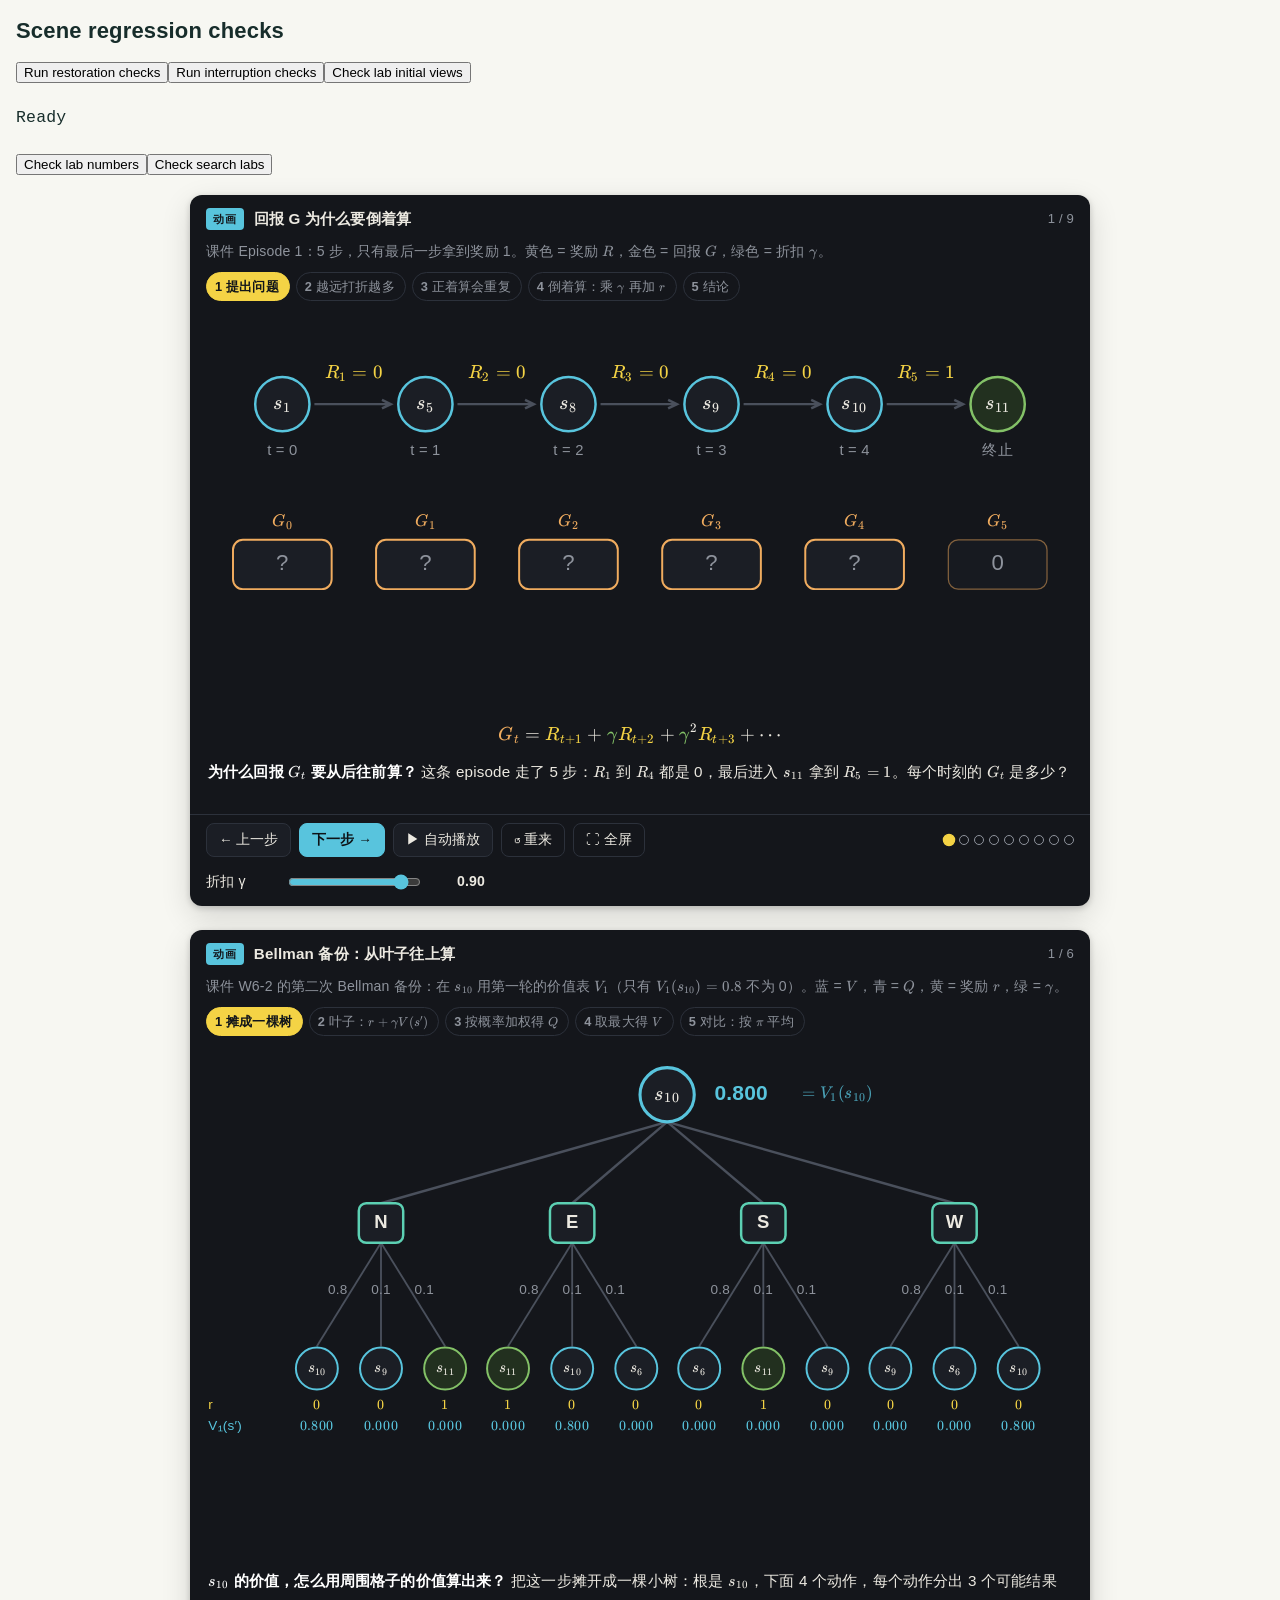
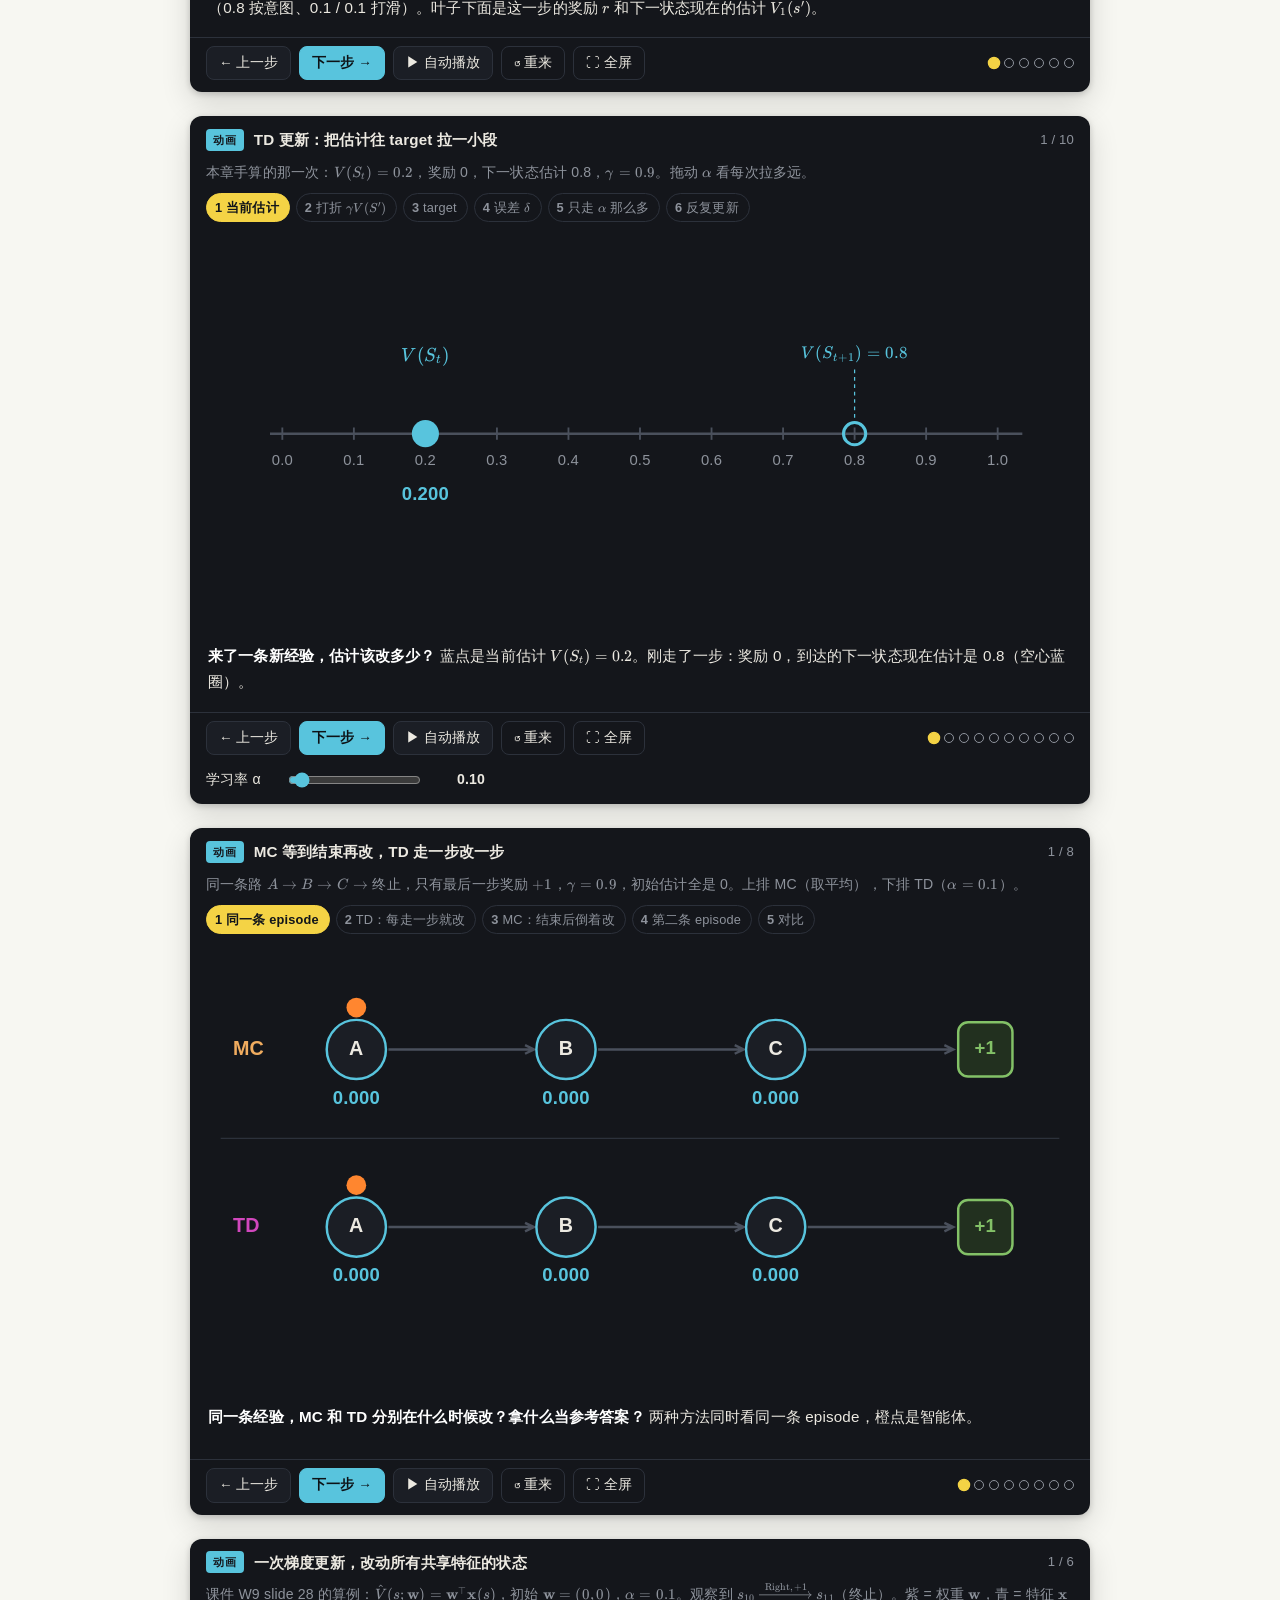
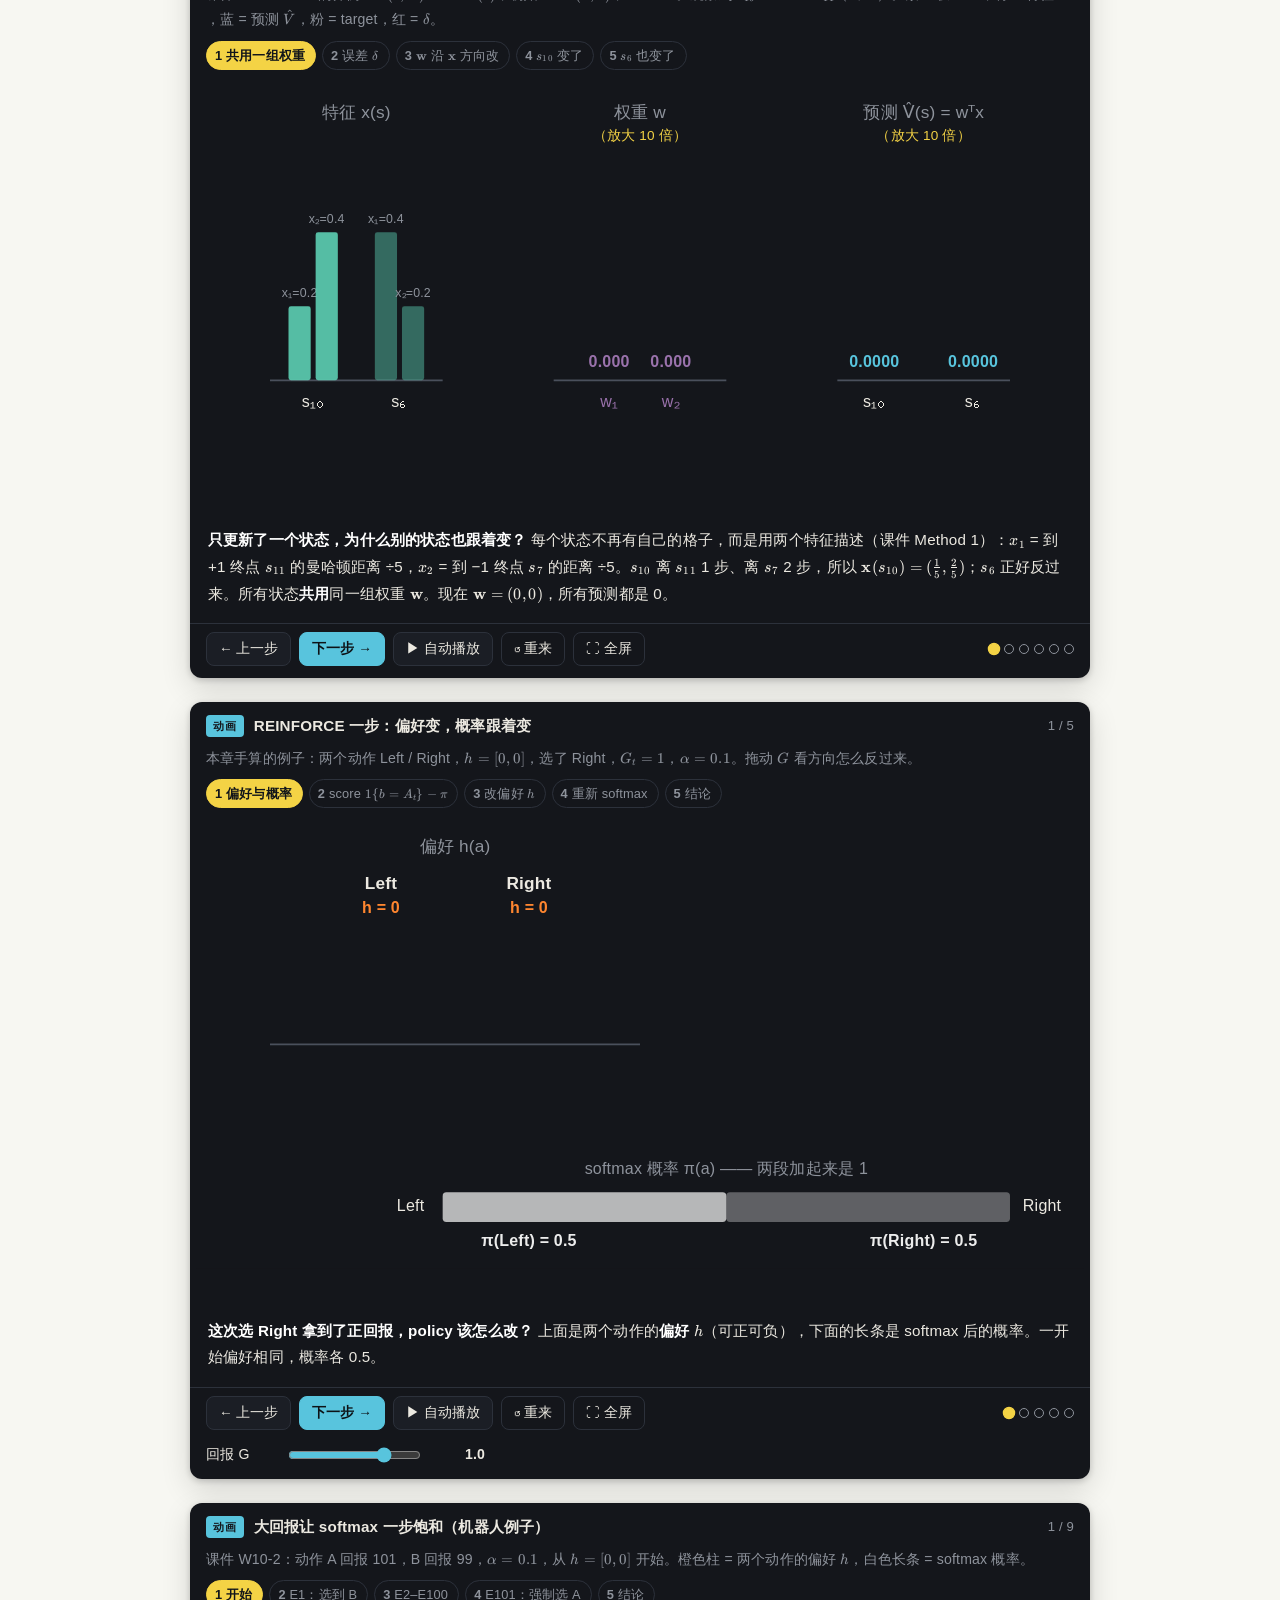
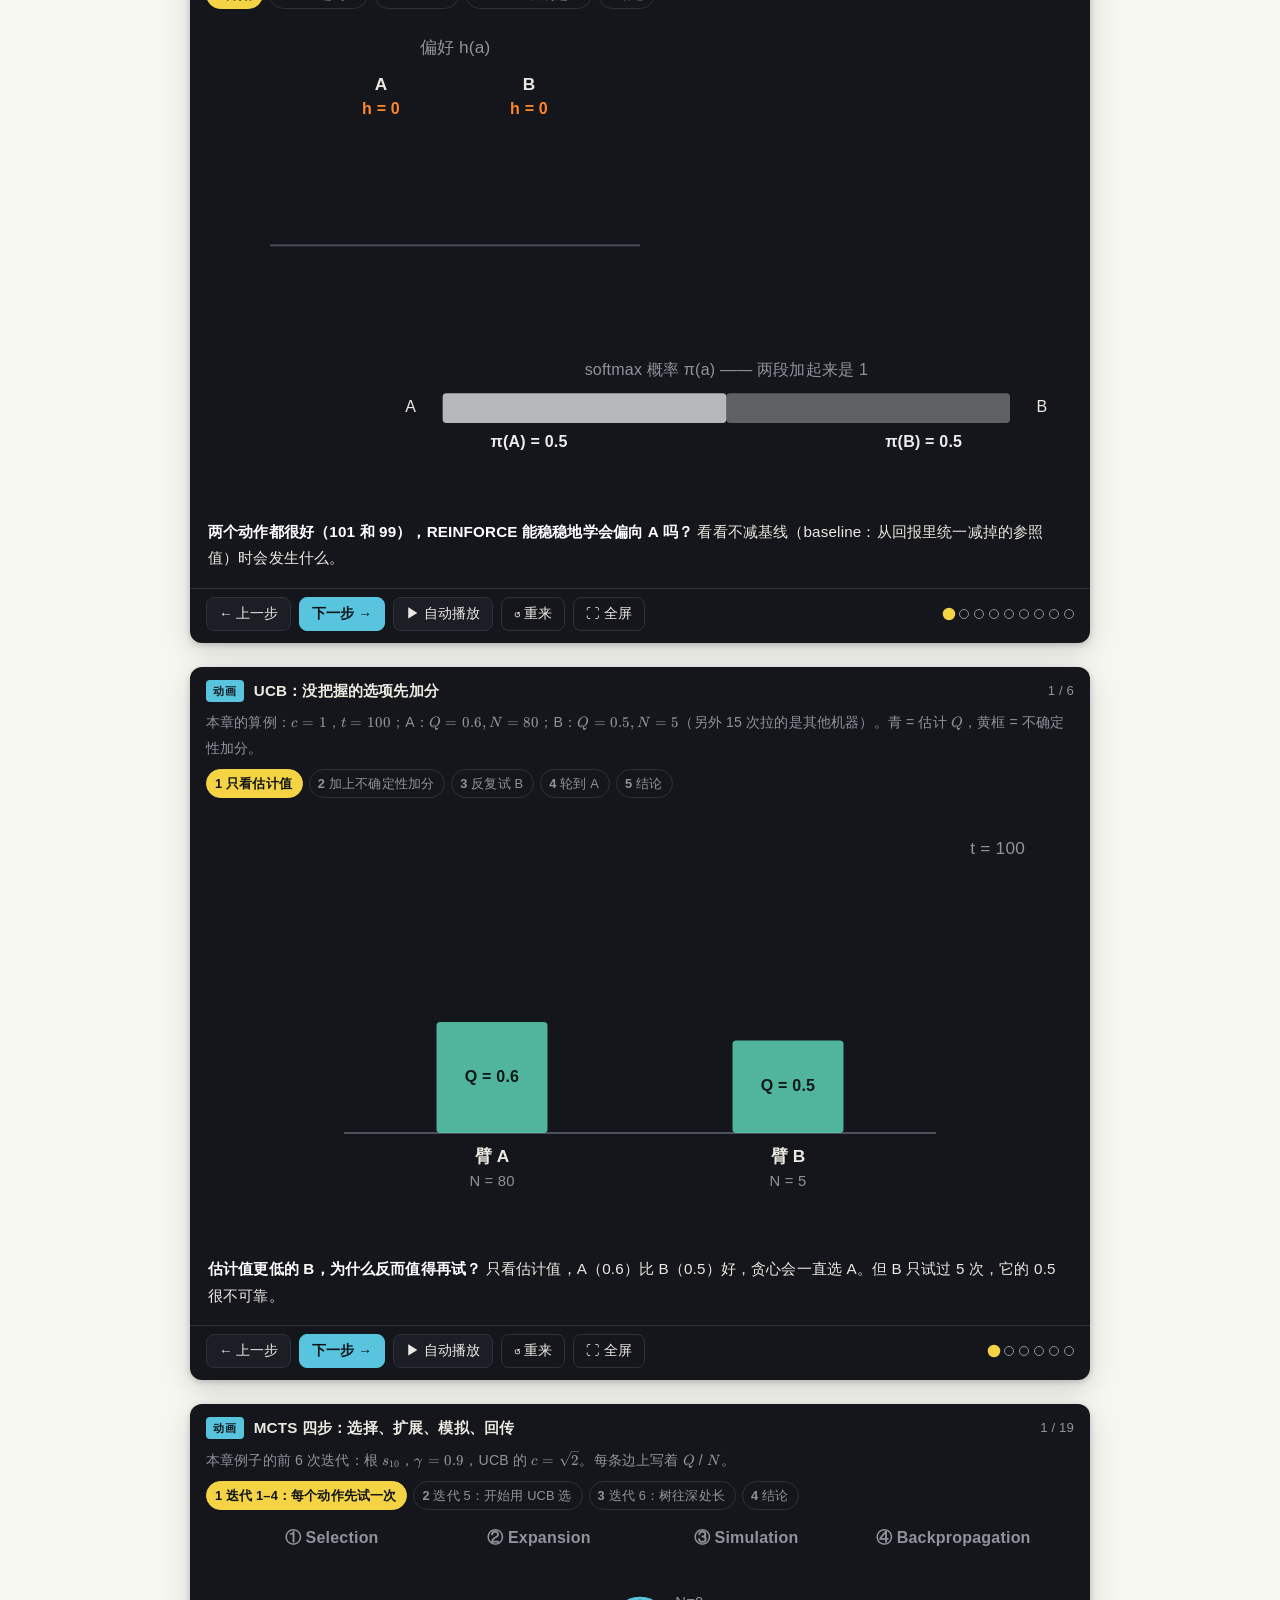
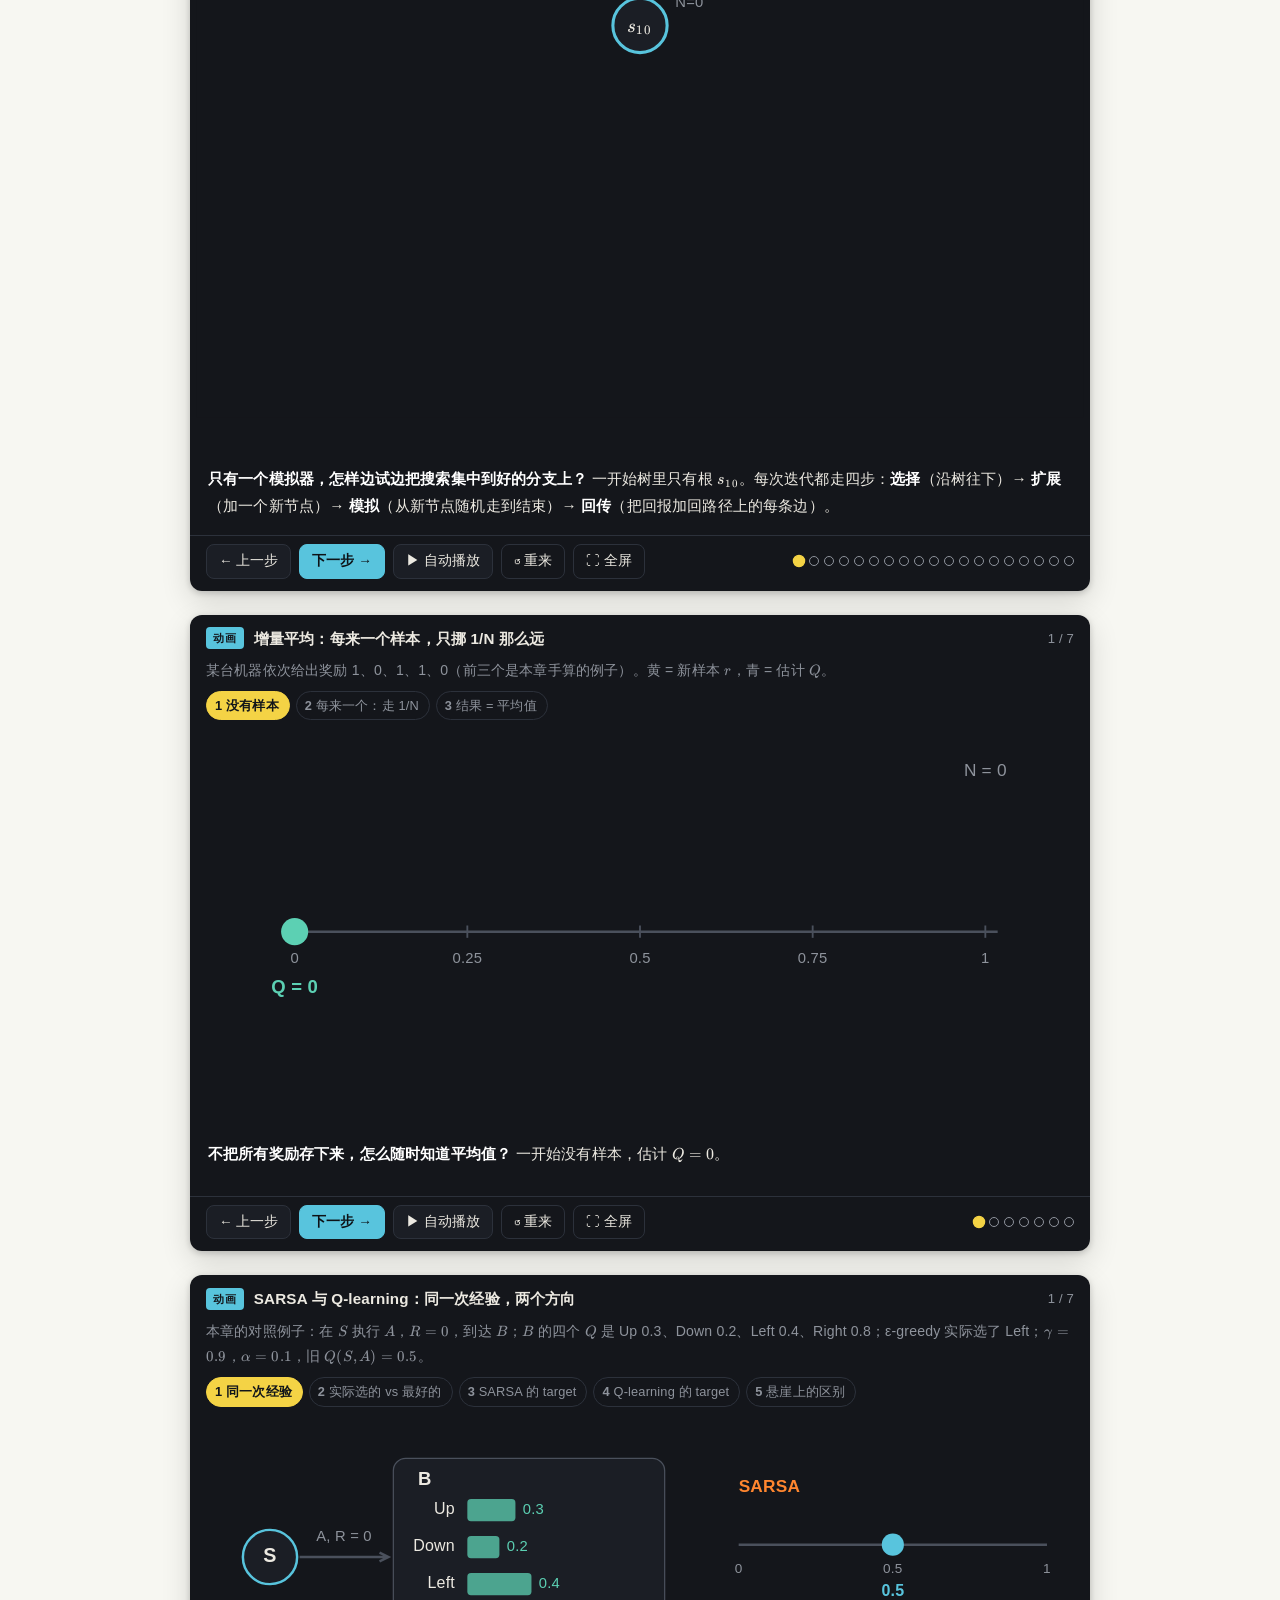
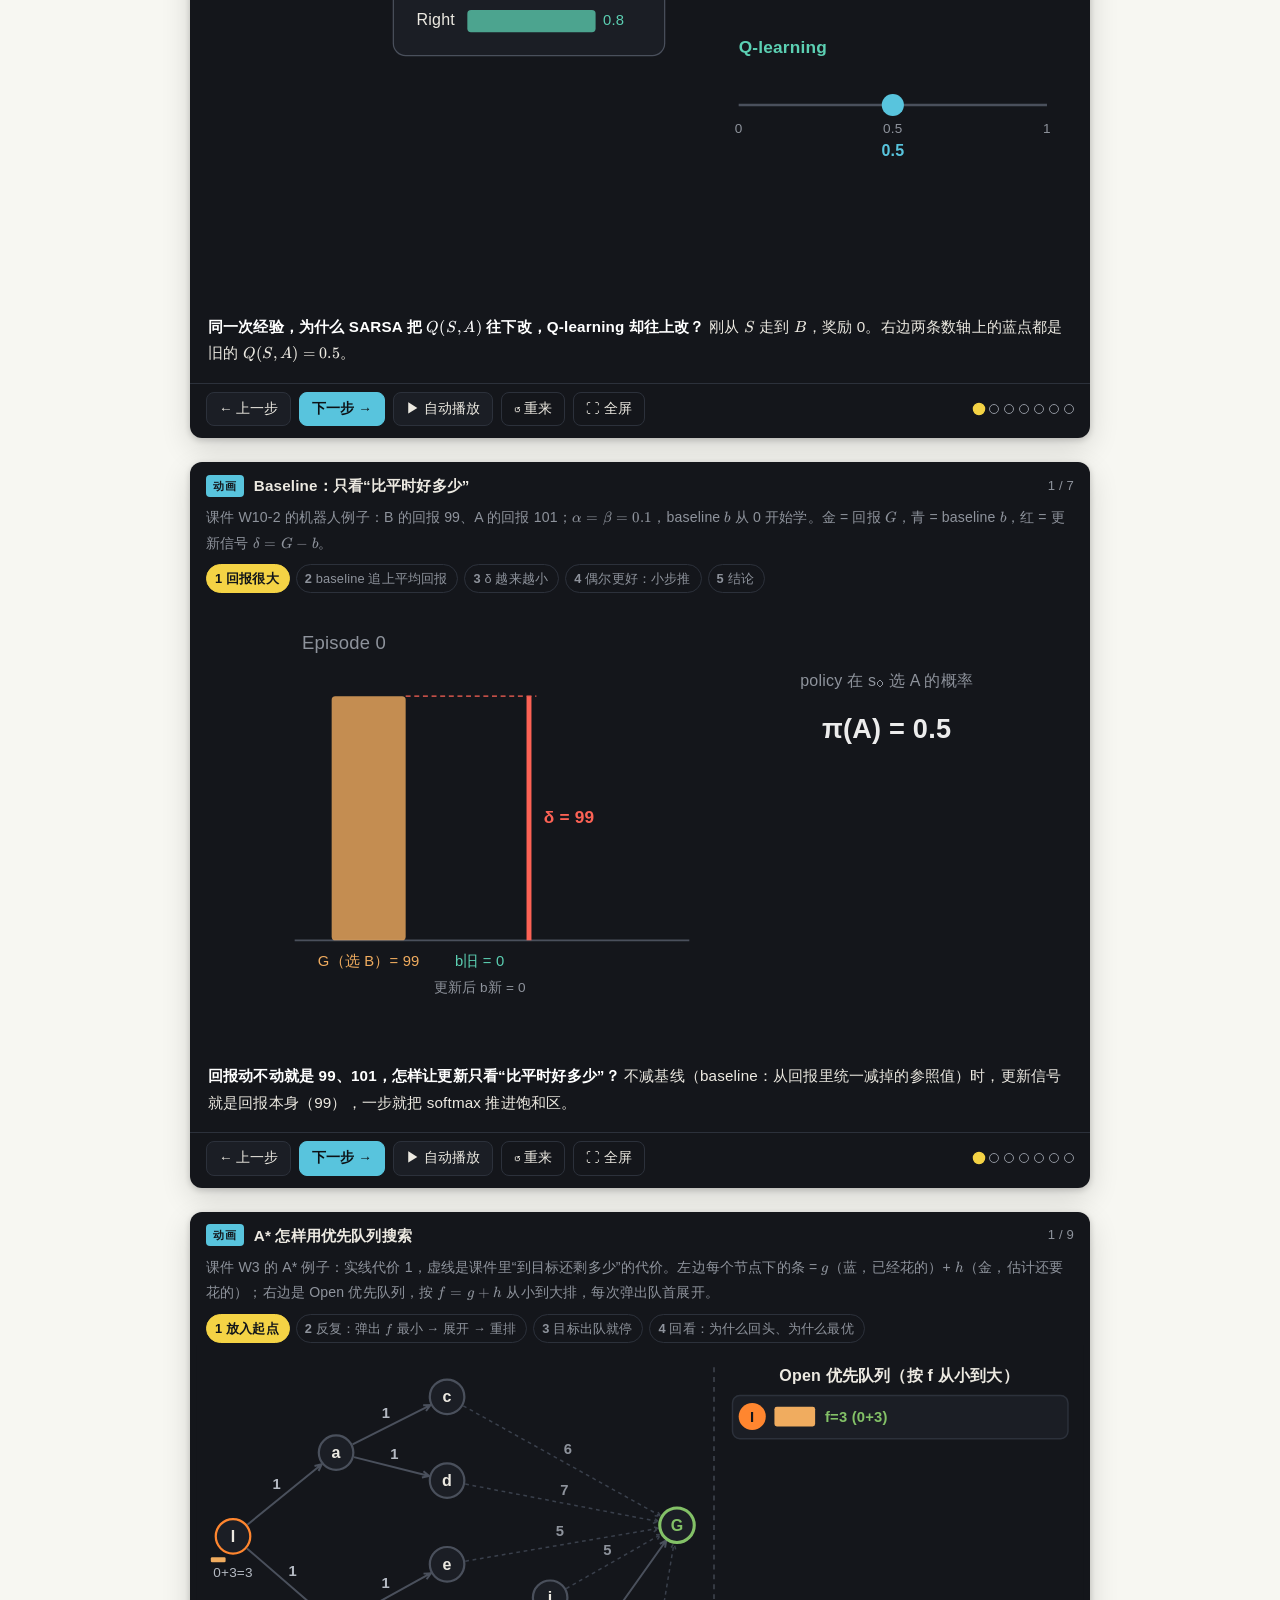
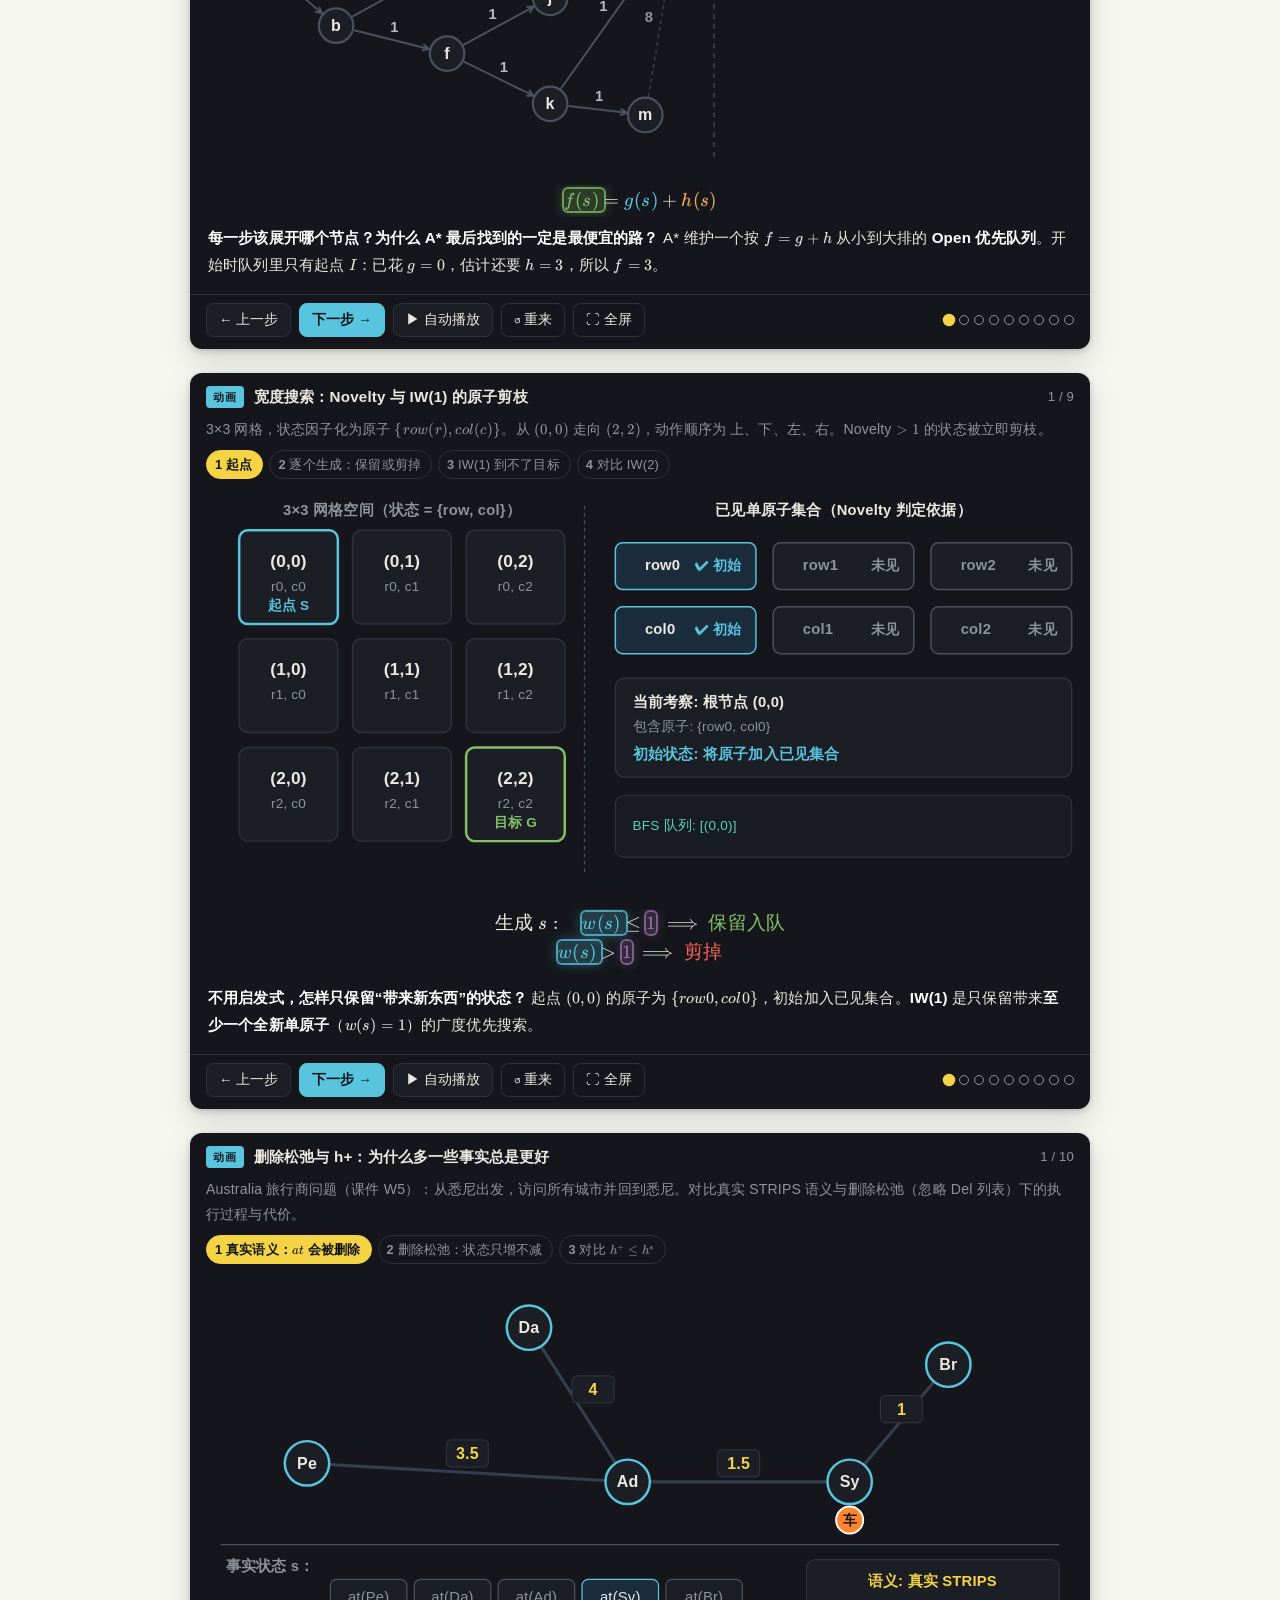
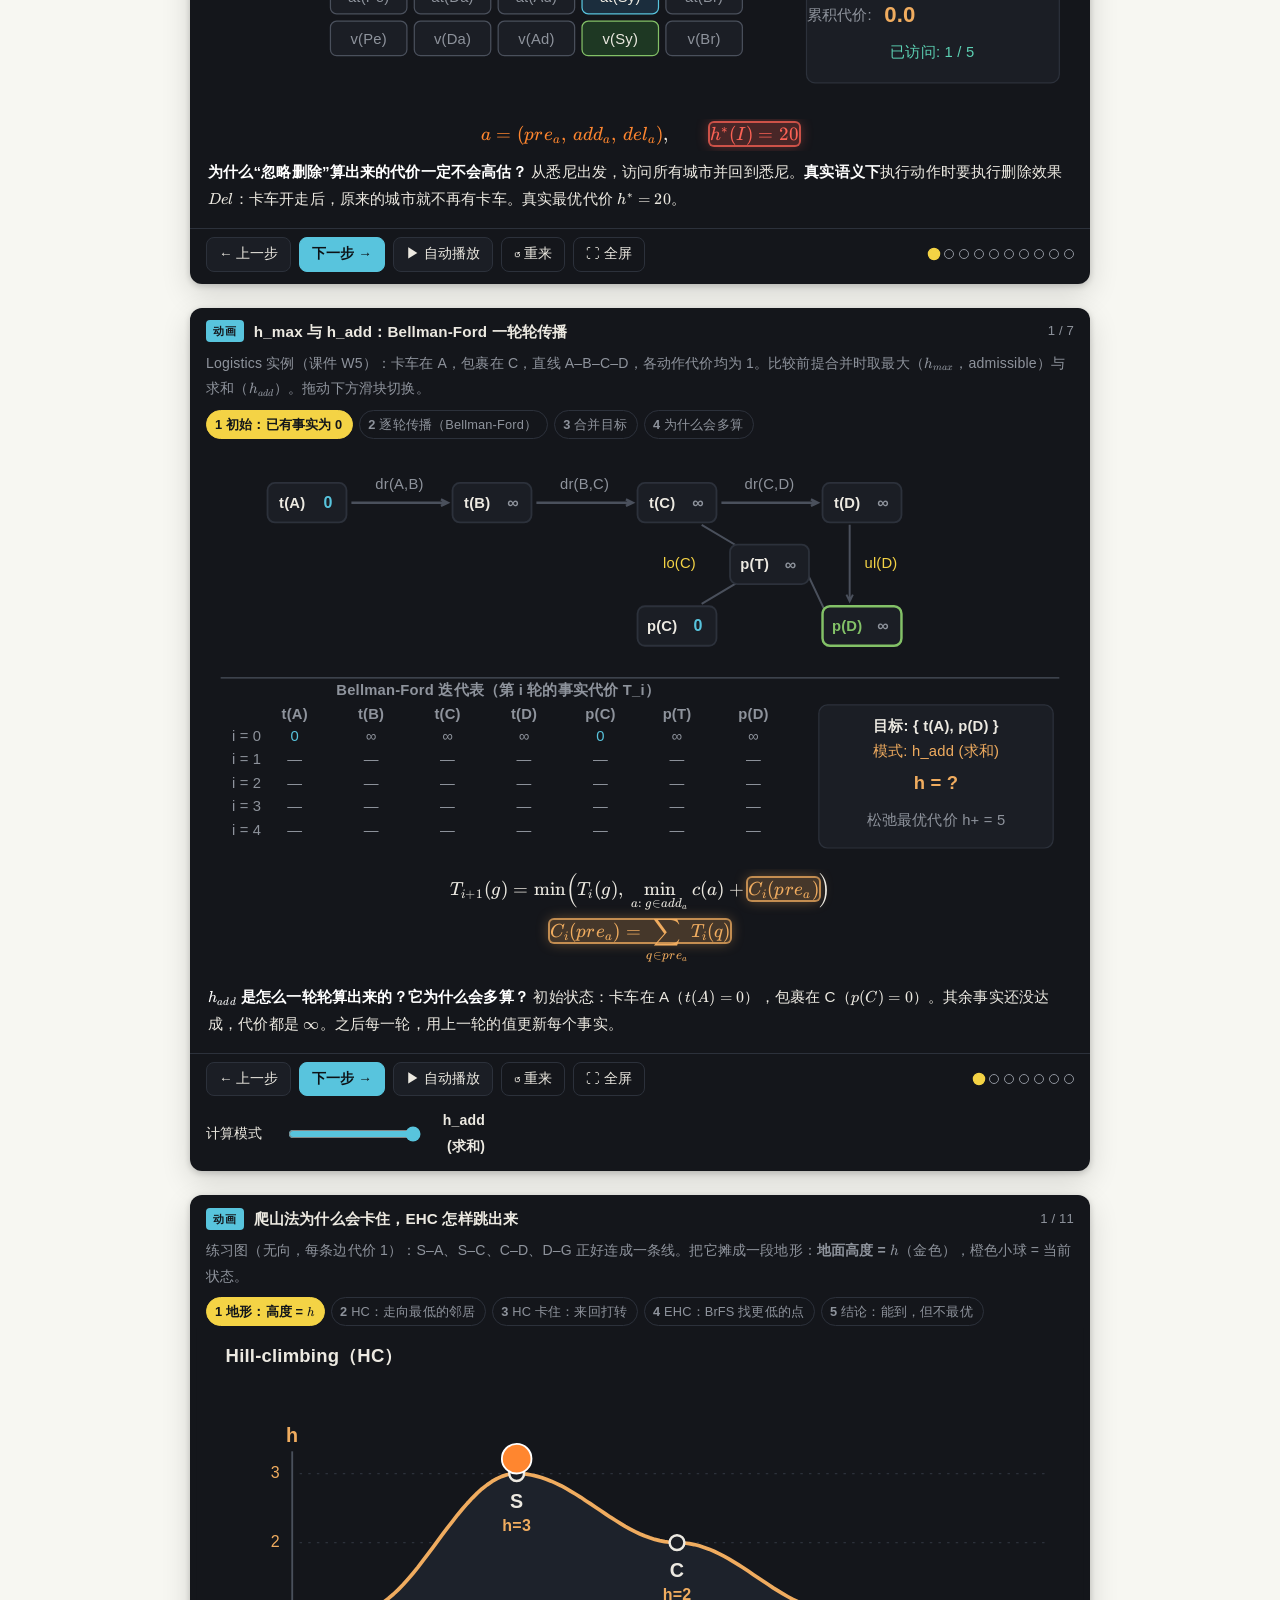
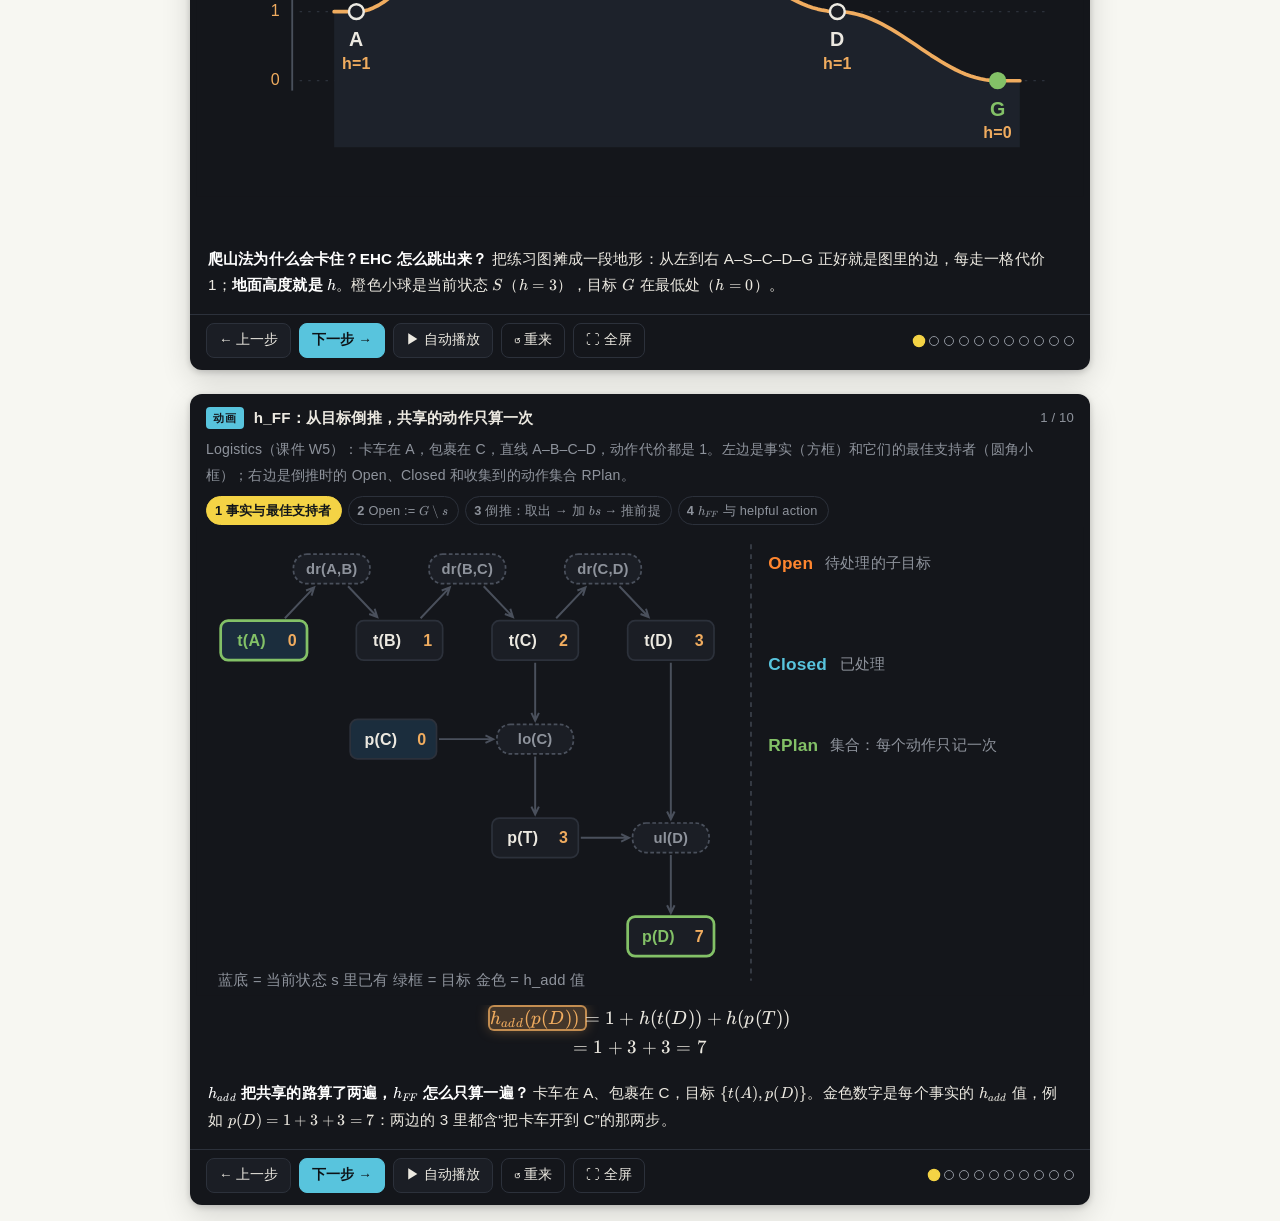
<file: site/tests/scenes.browser.html>
<!doctype html><html lang="zh-CN"><meta charset="utf-8"><meta name="viewport" content="width=device-width,initial-scale=1"><title>Scene regression checks</title><link rel="stylesheet" href="../vendor/katex/dist/katex.min.css">
<link rel="stylesheet" href="../css/base.css">
<link rel="stylesheet" href="../css/layout.css">
<link rel="stylesheet" href="../css/components.css">
<link rel="stylesheet" href="../css/viz.css?numeric-review=1">
<link rel="stylesheet" href="../css/scene.css"><style>body{margin:16px;display:block}#gallery{max-width:900px;margin:auto;display:grid;gap:24px}#results{white-space:pre-wrap}h1{font-size:22px}</style><h1>Scene regression checks</h1><button id="run" type="button">Run restoration checks</button><button id="interrupt" type="button">Run interruption checks</button><button id="viz" type="button">Check lab initial views</button><pre id="results">Ready</pre><pre id="extra"></pre><div id="gallery"></div><script src="../vendor/katex/dist/katex.min.js"></script>
<script src="../vendor/markdown-it/dist/markdown-it.min.js"></script>
<script src="../js/core/mdp.js"></script>
<script src="../js/core/dp.js"></script>
<script src="../js/core/learn.js"></script>
<script src="../js/core/examples.js"></script>
<script src="../js/core/mcts.js"></script>
<script src="../js/core/planning.js"></script>
<script src="../js/ui/dom.js"></script>
<script src="../js/ui/markdown.js"></script>
<script src="../js/ui/terms.js"></script>
<script src="../js/ui/formula.js"></script>
<script src="../js/ui/quiz.js"></script>
<script src="../js/ui/scene.js"></script>
<script src="../js/viz/grid.js"></script>
<script src="../js/viz/w1-5-planning.js?review=4"></script>
<script src="../js/viz/w6-model.js"></script>
<script src="../js/viz/w6-dp.js?numeric-review=2"></script>
<script src="../js/viz/w7-bandit.js"></script>
<script src="../js/viz/w7-mc.js"></script>
<script src="../js/viz/w8-td.js?numeric-review=3"></script>
<script src="../js/viz/w8-control.js"></script>
<script src="../js/viz/w9-approx.js?numeric-review=1"></script>
<script src="../js/viz/w10-policy.js"></script>
<script src="../js/viz/w10-actorcritic.js"></script>
<script src="../js/viz/w11-mcts.js?review=5"></script>
<script src="../js/scenes/rl-core.js"></script>
<script src="../js/scenes/rl-advanced.js"></script>
<script src="../js/scenes/rl-extra.js"></script>
<script src="../js/scenes/planning.js"></script>
<script src="../data/content.js"></script>
<script src="../data/part0-planning.js"></script>
<script src="../data/part1-mdp.js"></script>
<script src="../data/part2-dp.js"></script>
<script src="../data/part3-rl.js"></script>
<script src="../data/part4-td.js"></script>
<script src="../data/part5-control.js"></script>
<script src="../data/part6-approx.js"></script>
<script src="../data/part7-policy.js"></script>
<script src="../data/part8-actorcritic.js"></script>
<script src="../data/part9-mcts.js"></script>
<script src="../data/glossary.js"></script>
<script src="../data/formulas.js"></script>
<script src="../data/enrich.js"></script>
<script src="../data/subgoals.js"></script>
<script src="../data/stories.js"></script>
<script src="../data/scenes.js"></script><script src="scenes.browser.js"></script><script src="numbers.browser.js"></script><script src="search.browser.js"></script></html>
</file>
<file: site/css/base.css>
/* Design tokens, light/dark themes, typography. */
:root {
  color-scheme: light;
  --bg: #f7f7f2;
  --surface: #ffffff;
  --surface-2: #f3f6f1;
  --surface-3: #e6ece4;
  --border: #dce3da;
  --border-strong: #b9c6bb;
  --text: #172d2b;
  --text-2: #3d504c;
  --muted: #64736c;
  --accent: #19766a;
  --accent-soft: #eaf3ed;
  --focus: #aa592a;
  /* semantic colours (match the course figures) */
  --c-blue: #2563eb;    /* current state / current estimate */
  --c-green: #15803d;   /* reward / target / positive */
  --c-red: #dc2626;     /* error / negative */
  --c-orange: #ea580c;  /* action */
  --c-purple: #7c3aed;  /* parameters / learning rate */
  --c-teal: #0f766e;    /* bootstrap estimate */
  --c-gray: #6b7280;    /* environment */
  --c-pink: #db2777;
  --c-yellow: #ca8a04;
  --heat-pos: #16a34a;
  --heat-neg: #dc2626;
  --best: #fde047;
  --best-text: #1d1d1b;
  --wall: #8f8f8f;
  --goal: #4f9f5a;
  --pit: #c8413b;
  --code-bg: #f4f7f2;
  --shadow: 0 1px 2px rgba(30, 28, 20, .06), 0 4px 16px rgba(30, 28, 20, .06);
  --radius: 10px;
  --font: Inter, -apple-system, BlinkMacSystemFont, "PingFang SC", "Hiragino Sans GB", "Microsoft YaHei", "Noto Sans CJK SC", "Segoe UI", Roboto, sans-serif;
  --mono: "SF Mono", "JetBrains Mono", Menlo, Consolas, monospace;
  --topbar-h: 56px;
}
:root[data-theme="dark"] {
  color-scheme: dark;
  --bg: #16201f; --surface: #202d2a; --surface-2: #26352f; --surface-3: #2f4139;
  --border: #3a4c44; --border-strong: #4f665b; --text: #e4eee8; --text-2: #c4d3ca; --muted: #a9bcb0;
  --accent: #7dd4b5; --accent-soft: #293e34; --focus: #efb487;
  --c-blue: #6ea0ff; --c-green: #4ade80; --c-red: #f87171; --c-orange: #fb923c; --c-purple: #a78bfa;
  --c-teal: #2dd4bf; --c-gray: #a1a1aa; --c-pink: #f472b6; --c-yellow: #facc15;
  --heat-pos: #22c55e; --heat-neg: #ef4444; --best: #a16207; --best-text: #fff7d6;
  --wall: #4b5a53; --goal: #2f7a3c; --pit: #9c2f2a; --code-bg: #1a2523;
  --shadow: 0 1px 2px rgba(0, 0, 0, .4), 0 6px 20px rgba(0, 0, 0, .3);
}

*, *::before, *::after { box-sizing: border-box; }
html { -webkit-text-size-adjust: 100%; }
body {
  margin: 0; background: var(--bg); color: var(--text);
  font: 16.5px/1.8 var(--font); letter-spacing: .01em;
  -webkit-font-smoothing: antialiased;
}
a { color: var(--accent); text-decoration: none; }
a:hover { text-decoration: underline; }
:focus-visible { outline: 2px solid var(--focus); outline-offset: 2px; border-radius: 4px; }
h1, h2, h3, h4 { line-height: 1.35; margin: 0 0 .5em; font-weight: 650; }
h1 { font-size: 1.9rem; }
h2 { font-size: 1.35rem; }
h3 { font-size: 1.1rem; }
p { margin: 0 0 .9em; }
small, .muted { color: var(--muted); }
code { font-family: var(--mono); font-size: .88em; background: var(--surface-2); padding: .1em .35em; border-radius: 4px; }
hr { border: 0; border-top: 1px solid var(--border); margin: 1.5em 0; }
.skip-link { position: absolute; left: -999px; top: 8px; background: var(--surface); padding: 8px 12px; z-index: 100; }
.skip-link:focus { left: 8px; }
.warn-text { color: var(--c-red); }
.katex { font-size: 1.06em; }
.katex-display { margin: .8em 0; overflow-x: auto; overflow-y: hidden; padding: 4px 0; }

/* Scroll containers must be positioned: KaTeX's visually-hidden MathML is position:absolute and
 * otherwise escapes an overflow-x:auto box, widening the whole page on narrow screens. */
.katex-display, .prose table, table.data, .viz-step, .viz-card, pre.code, .quiz-ctx, .math-display { position: relative; }
.katex { position: relative; }
</file>
<file: site/css/layout.css>
/* Three-column shell: TOC | content | visualiser panel. */
.topbar {
  position: sticky; top: 0; z-index: 30; height: var(--topbar-h);
  display: flex; align-items: center; gap: 14px; padding: 0 16px;
  background: color-mix(in srgb, var(--surface) 92%, transparent);
  backdrop-filter: saturate(1.4) blur(10px); -webkit-backdrop-filter: saturate(1.4) blur(10px);
  border-bottom: 1px solid var(--border);
}
.brand { display: flex; align-items: center; gap: 8px; color: var(--text); font-weight: 650; white-space: nowrap; }
.brand:hover { text-decoration: none; }
.brand-mark { display: inline-grid; place-items: center; width: 30px; height: 30px; border-radius: 8px; background: var(--text); color: var(--bg); font-size: .8rem; letter-spacing: .04em; }
.crumb { flex: 1; min-width: 0; white-space: nowrap; overflow: hidden; text-overflow: ellipsis; color: var(--text-2); font-size: .92rem; }
.crumb-week { display: inline-block; font-size: .72rem; font-weight: 700; color: var(--accent); background: var(--accent-soft); border-radius: 999px; padding: 1px 8px; margin-right: 4px; }
.crumb-sec { color: var(--muted); }
.top-progress { display: flex; align-items: center; gap: 8px; }
.progress-track { width: 110px; height: 6px; border-radius: 999px; background: var(--surface-3); overflow: hidden; }
.progress-fill { height: 100%; width: 0; background: var(--c-green); transition: width .3s; }
.progress-text { font-size: .78rem; color: var(--muted); white-space: nowrap; }
.top-actions { display: flex; align-items: center; gap: 4px; }
.top-actions a { padding: 6px 10px; border-radius: 8px; color: var(--text-2); font-size: .9rem; white-space: nowrap; }
.top-actions a:hover { background: var(--surface-2); text-decoration: none; }
.icon-btn { border: 1px solid var(--border); background: var(--surface); color: var(--text); border-radius: 8px; height: 34px; min-width: 34px; cursor: pointer; font: inherit; font-size: .9rem; }
.icon-btn.text { padding: 0 10px; }
#toc-toggle { display: none; }
.chapter-track { position: absolute; left: 0; right: 0; bottom: -1px; height: 2px; }
.chapter-fill { height: 100%; width: 0; background: var(--accent); transition: width .25s; }

.shell { display: grid; grid-template-columns: 272px minmax(0, 1fr); min-height: calc(100vh - var(--topbar-h)); }
body.has-viz-panel .shell { grid-template-columns: 272px minmax(0, 1fr) minmax(420px, 36vw); }
.toc {
  position: sticky; top: var(--topbar-h); height: calc(100vh - var(--topbar-h)); overflow-y: auto;
  border-right: 1px solid var(--border); background: var(--surface); padding: 14px 10px 40px;
}
main { min-width: 0; outline: none; }
.main-inner { max-width: 820px; margin: 0 auto; padding: 28px 32px 80px; }
.viz-panel { display: none; }
body.has-viz-panel .viz-panel {
  display: block; position: sticky; top: var(--topbar-h); height: calc(100vh - var(--topbar-h)); overflow-y: auto;
  border-left: 1px solid var(--border); background: var(--surface); padding: 16px;
}
body.has-viz-panel .viz-wide-hint { display: block; }
.viz-wide-hint { display: none; color: var(--muted); font-size: .88rem; }
.scrim { display: none; }

/* TOC */
.toc-home { display: block; padding: 6px 10px; border-radius: 8px; color: var(--text); font-weight: 600; margin-bottom: 8px; }
.toc-part { margin: 14px 0 6px; }
.toc-part-head { display: flex; align-items: center; gap: 6px; padding: 0 8px 4px; font-size: .8rem; color: var(--muted); }
.toc-week { font-weight: 700; color: var(--accent); }
.toc-part-title { flex: 1; font-weight: 600; color: var(--text-2); }
.toc-part-count { font-variant-numeric: tabular-nums; }
.toc-chapters { list-style: none; margin: 0; padding: 0; }
.toc-link { display: flex; align-items: center; gap: 8px; padding: 5px 8px; border-radius: 8px; color: var(--text-2); font-size: .9rem; line-height: 1.4; }
.toc-link:hover { background: var(--surface-2); text-decoration: none; }
.toc-link.active { background: var(--accent-soft); color: var(--text); font-weight: 600; }
.toc-num { width: 18px; text-align: right; color: var(--muted); font-size: .78rem; font-variant-numeric: tabular-nums; }
.toc-dot { width: 8px; height: 8px; border-radius: 50%; border: 1.5px solid var(--border-strong); flex: none; }
.toc-dot.seen { border-color: var(--accent); }
.toc-dot.done { background: var(--c-green); border-color: var(--c-green); }
.toc-title { flex: 1; min-width: 0; }

@media (max-width: 1100px) {
  .progress-track { width: 70px; }
  .top-actions a { padding: 6px 6px; }
}
@media (max-width: 900px) {
  #toc-toggle { display: inline-block; }
  .shell, body.has-viz-panel .shell { grid-template-columns: minmax(0, 1fr); }
  .toc { position: fixed; left: 0; top: var(--topbar-h); bottom: 0; width: min(300px, 86vw); height: auto; z-index: 40;
    transform: translateX(-102%); transition: transform .2s ease; box-shadow: var(--shadow); }
  body.toc-open .toc { transform: none; }
  body.toc-open .scrim { display: block; position: fixed; inset: var(--topbar-h) 0 0 0; background: rgba(0, 0, 0, .3); z-index: 35; }
  .brand-text, .top-progress .progress-text { display: none; }
  .main-inner { padding: 20px 16px 64px; }
}
@media (max-width: 640px) {
  .top-actions a { display: none; }
  .top-progress, .brand { display: none; }
  .crumb-sec { display: none; }
  .crumb { font-size: .82rem; }
  h1 { font-size: 1.5rem; }
}
@media print {
  .topbar, .toc, .viz-panel, .ch-secnav { display: none !important; }
  .shell { display: block; }
}

/* sidebar search, results, footer */
.toc-search-label { display: block; font-size: .78rem; color: var(--muted); margin: 2px 8px 6px; }
.toc-search { width: 100%; font: inherit; font-size: .88rem; padding: 8px 12px; border-radius: 9px; border: 1px solid var(--border); background: var(--bg); color: var(--text); margin-bottom: 10px; }
.toc-results { display: grid; gap: 4px; }
.toc-hit { display: block; padding: 7px 9px; border-radius: 8px; color: var(--text); font-size: .88rem; line-height: 1.45; }
.toc-hit:hover { background: var(--surface-2); text-decoration: none; }
.toc-hit small { display: block; color: var(--muted); font-size: .78rem; }
.toc-foot { margin: 18px 8px 0; font-size: .74rem; color: var(--muted); line-height: 1.8; }
.link-btn { display: block; margin-top: 6px; border: 0; background: none; padding: 0; color: var(--accent); font: inherit; cursor: pointer; }
</file>
<file: site/css/components.css>
/* Chapter page, prose, formula explainer, quiz, reference pages. */
.btn {
  display: inline-flex; align-items: center; gap: 6px; padding: 7px 14px; border-radius: 8px; cursor: pointer;
  border: 1px solid var(--border-strong); background: var(--surface); color: var(--text); font: inherit; font-size: .92rem; line-height: 1.3;
}
.btn:hover { background: var(--surface-2); text-decoration: none; }
.btn.primary { background: var(--accent); color: #fff; border-color: var(--accent); }
.btn.primary:hover { opacity: .9; }
.btn.ghost { border-color: transparent; background: transparent; color: var(--muted); }
.btn:disabled { opacity: .45; cursor: not-allowed; }
.badge { display: inline-block; font-size: .74rem; font-weight: 700; letter-spacing: .03em; color: var(--accent); background: var(--accent-soft); padding: 2px 9px; border-radius: 999px; }

/* chapter header */
.ch-header { margin-bottom: 18px; }
.ch-kicker { display: flex; align-items: center; gap: 8px; color: var(--muted); font-size: .88rem; margin-bottom: 8px; }
.ch-title { font-size: 2rem; margin-bottom: 6px; }
.ch-en { display: block; font-size: 1rem; font-weight: 500; color: var(--muted); margin-top: 2px; }
.ch-summary { font-size: 1.08rem; color: var(--text-2); }
.ch-goals { background: var(--surface); border: 1px solid var(--border); border-radius: var(--radius); padding: 12px 16px; font-size: .95rem; }
.ch-goals ul { margin: 6px 0 0; padding-left: 1.2em; }
.ch-prereq { font-size: .9rem; color: var(--muted); margin-top: 8px; }
.ch-secnav {
  position: sticky; top: var(--topbar-h); z-index: 10; display: flex; gap: 4px; overflow-x: auto; scrollbar-width: none;
  margin: 0 -8px 8px; padding: 8px; background: color-mix(in srgb, var(--bg) 94%, transparent); backdrop-filter: blur(8px); -webkit-backdrop-filter: blur(8px);
}
.ch-secnav::-webkit-scrollbar { display: none; }
.ch-secnav a { display: inline-flex; align-items: center; gap: 5px; white-space: nowrap; padding: 4px 10px; border-radius: 999px; font-size: .82rem; color: var(--text-2); border: 1px solid var(--border); background: var(--surface); }
.ch-secnav a span { font-weight: 700; color: var(--muted); font-variant-numeric: tabular-nums; }
.ch-secnav a:hover { text-decoration: none; border-color: var(--border-strong); }
.ch-secnav a.active { background: var(--accent); color: #fff; border-color: var(--accent); }
.ch-secnav a.active span { color: #fff; opacity: .8; }
.ch-section { padding: 22px 0 10px; border-top: 1px solid var(--border); scroll-margin-top: calc(var(--topbar-h) + 52px); }
.ch-section-title { display: flex; align-items: center; gap: 10px; font-size: 1.28rem; }
.ch-section-num { display: inline-grid; place-items: center; width: 28px; height: 28px; border-radius: 8px; background: var(--surface-3); color: var(--text-2); font-size: .85rem; font-variant-numeric: tabular-nums; }
.ch-footer { margin-top: 30px; padding-top: 20px; border-top: 1px solid var(--border); }
.mastered { display: flex; align-items: center; gap: 8px; font-weight: 600; cursor: pointer; padding: 12px 14px; border-radius: var(--radius); background: var(--surface); border: 1px solid var(--border); }
.mastered input { width: 18px; height: 18px; accent-color: var(--c-green); }
.source-note { margin-top: 12px; font-size: .88rem; color: var(--muted); }
.source-note summary { cursor: pointer; }
.ch-pager { display: grid; grid-template-columns: 1fr 1fr; gap: 12px; margin-top: 18px; }
.pager { display: flex; flex-direction: column; padding: 12px 16px; border-radius: var(--radius); border: 1px solid var(--border); background: var(--surface); color: var(--text); }
.pager:hover { border-color: var(--border-strong); text-decoration: none; }
.pager small { color: var(--muted); }
.pager.next { text-align: right; }

/* prose */
.prose { overflow-wrap: anywhere; }
.prose ul, .prose ol { padding-left: 1.4em; margin: 0 0 1em; }
.prose li { margin: .25em 0; }
.prose h3 { margin-top: 1.3em; font-size: 1.08rem; }
.prose h4 { margin-top: 1.1em; font-size: 1rem; color: var(--text-2); }
.prose table, table.data { border-collapse: collapse; width: 100%; margin: .6em 0 1.2em; font-size: .92rem; display: block; overflow-x: auto; }
.prose th, .prose td, table.data th, table.data td { border: 1px solid var(--border); padding: 6px 10px; text-align: left; vertical-align: top; }
.prose th, table.data th { background: var(--surface-2); font-weight: 600; white-space: nowrap; }
.prose table:has(th:nth-child(6)) th { white-space: normal; }
/* wide tables scroll sideways: keep a thin scrollbar visible (macOS hides overlay scrollbars) */
.prose table::-webkit-scrollbar, table.data::-webkit-scrollbar { height: 8px; }
.prose table::-webkit-scrollbar-thumb, table.data::-webkit-scrollbar-thumb { background: var(--border-strong); border-radius: 4px; }
.prose table::-webkit-scrollbar-track, table.data::-webkit-scrollbar-track { background: transparent; }
.prose td .katex, table.data td .katex { font-size: 1em; }
table.data { display: table; font-variant-numeric: tabular-nums; }
table.data td.num, table.data th.num { text-align: right; }
table.data tr.hl td { background: color-mix(in srgb, var(--c-blue) 12%, transparent); }
.prose blockquote { margin: 0 0 1em; padding: 4px 14px; border-left: 3px solid var(--border-strong); color: var(--text-2); }
pre.code { background: var(--code-bg); border: 1px solid var(--border); border-radius: 8px; padding: 12px 14px; overflow-x: auto; font: .86rem/1.6 var(--mono); margin: 0 0 1em; }
pre.code code { background: none; padding: 0; font-size: 1em; }
.tok-kw { color: var(--c-purple); font-weight: 600; }
.tok-com { color: var(--muted); font-style: italic; }
.tok-str { color: var(--c-green); }
.tok-num { color: var(--c-orange); }
.tok-var { color: var(--c-blue); }
.callout { border-radius: var(--radius); padding: 12px 16px; margin: 0 0 1.1em; border: 1px solid var(--border); background: var(--surface); }
.callout > :last-child { margin-bottom: 0; }
.callout-title { font-weight: 650; margin-bottom: 4px; }
.callout-key { border-left: 4px solid var(--c-blue); }
.callout-tip { border-left: 4px solid var(--c-green); }
.callout-warn { border-left: 4px solid var(--c-red); }
.callout-note { border-left: 4px solid var(--c-gray); }
.callout-example { border-left: 4px solid var(--c-orange); }
.callout-ext { border-left: 4px solid var(--c-purple); background: color-mix(in srgb, var(--c-purple) 6%, var(--surface)); }
.callout-source { border-left: 4px solid var(--c-yellow); font-size: .92rem; }

/* formula explainer */
.fx { border: 1px solid var(--border); border-radius: var(--radius); background: var(--surface); padding: 14px 16px; margin: 0 0 18px; }
.fx-title { font-weight: 650; margin-bottom: 2px; }
.fx-formula { font-size: 1.12rem; }
.fx-formula .fx-hl { background: color-mix(in srgb, var(--fx) 22%, transparent); box-shadow: 0 0 0 2px color-mix(in srgb, var(--fx) 70%, transparent); border-radius: 4px; color: var(--fx); transition: background .15s; }
.fx-formula .fx-hl .fx-hl { box-shadow: none; }
.fx-controls { display: flex; align-items: center; gap: 8px; flex-wrap: wrap; margin: 4px 0 10px; }
.fx-counter { color: var(--muted); font-size: .85rem; font-variant-numeric: tabular-nums; }
.fx-chips { display: flex; flex-wrap: wrap; gap: 6px; margin-bottom: 10px; }
.fx-chip { border: 1.5px solid color-mix(in srgb, var(--fx) 55%, transparent); color: var(--text); background: transparent; border-radius: 999px; padding: 3px 11px; font: inherit; font-size: .85rem; cursor: pointer; }
.fx-chip.active, .fx-chip:hover { background: color-mix(in srgb, var(--fx) 18%, transparent); }
.fx-explain { background: var(--surface-2); border-radius: 8px; padding: 10px 14px; min-height: 64px; }
.fx-explain > :last-child { margin-bottom: 0; }
.fx-step-head { margin-bottom: 6px; }
.fx-tag { display: inline-block; font-size: .82rem; font-weight: 650; color: var(--fx); border: 1.5px solid var(--fx); border-radius: 999px; padding: 0 9px; margin-right: 4px; }

/* pitfalls */
.pitfalls { display: grid; gap: 12px; }
.pitfall { border: 1px solid var(--border); border-radius: var(--radius); overflow: hidden; background: var(--surface); }
.pitfall-wrong { display: flex; gap: 10px; padding: 10px 14px; background: color-mix(in srgb, var(--c-red) 8%, var(--surface)); font-weight: 550; }
.pitfall-right { display: flex; gap: 10px; padding: 10px 14px; }
.pitfall-right > div > :last-child { margin-bottom: 0; }
.pitfall-tag { flex: none; font-size: .75rem; font-weight: 700; padding: 1px 8px; border-radius: 6px; height: fit-content; margin-top: 4px; }
.pitfall-wrong .pitfall-tag { color: var(--c-red); border: 1px solid var(--c-red); }
.pitfall-right .pitfall-tag { color: var(--c-green); border: 1px solid var(--c-green); }

/* quiz */
.quiz { display: grid; gap: 16px; }
.quiz-summary { color: var(--muted); font-size: .9rem; }
.quiz-card { border: 1px solid var(--border); border-radius: var(--radius); background: var(--surface); padding: 14px 16px; }
.quiz-head { display: flex; align-items: center; gap: 8px; margin-bottom: 6px; font-size: .8rem; }
.quiz-kind { font-weight: 700; color: var(--c-purple); background: color-mix(in srgb, var(--c-purple) 12%, transparent); border-radius: 999px; padding: 1px 9px; }
.quiz-num { color: var(--muted); font-weight: 600; }
.quiz-prev { margin-left: auto; }
.quiz-prev.ok { color: var(--c-green); } .quiz-prev.bad { color: var(--c-red); }
.quiz-q > :last-child { margin-bottom: 8px; }
.quiz-options { display: grid; gap: 6px; }
.quiz-option { display: flex; align-items: flex-start; gap: 10px; padding: 8px 12px; border: 1px solid var(--border); border-radius: 8px; cursor: pointer; }
.quiz-option:hover { background: var(--surface-2); }
.quiz-option input { margin-top: 6px; accent-color: var(--accent); }
.quiz-letter { font-weight: 700; color: var(--muted); }
.quiz-text { flex: 1; min-width: 0; }
.quiz-option.is-answer { border-color: var(--c-green); background: color-mix(in srgb, var(--c-green) 9%, transparent); }
.quiz-option.is-wrong { border-color: var(--c-red); background: color-mix(in srgb, var(--c-red) 9%, transparent); }
.quiz-number { font: inherit; padding: 7px 10px; border: 1px solid var(--border-strong); border-radius: 8px; width: 180px; background: var(--surface); color: var(--text); }
.quiz-actions { display: flex; gap: 8px; margin-top: 10px; }
.quiz-feedback:empty { display: none; }
.quiz-feedback { margin-top: 10px; padding: 10px 14px; border-radius: 8px; background: var(--surface-2); }
.quiz-feedback.ok { border-left: 4px solid var(--c-green); }
.quiz-feedback.bad { border-left: 4px solid var(--c-red); }
.quiz-verdict { font-weight: 700; margin-bottom: 4px; }
.quiz-feedback.ok .quiz-verdict { color: var(--c-green); }
.quiz-feedback.bad .quiz-verdict { color: var(--c-red); }
.quiz-why { margin: 6px 0 0; padding-left: 1.2em; font-size: .92rem; }
.quiz-feedback > :last-child { margin-bottom: 0; }

/* home & reference pages */
.home-hero { padding: 10px 0 20px; }
.home-hero h1 { font-size: 2.1rem; }
.lead { font-size: 1.06rem; color: var(--text-2); }
.home-actions { display: flex; flex-wrap: wrap; gap: 8px; margin-top: 14px; }
.home-map { margin: 20px 0 28px; }
.home-start { margin: 8px 0 24px; padding: 18px 20px; border: 1px solid var(--border); border-radius: 10px; background: var(--surface); }
.home-start h2 { margin-top: 0; }
.home-start-grid { display: grid; grid-template-columns: minmax(0, 1.4fr) minmax(0, 1fr); gap: 24px; align-items: start; }
.home-gridcard { min-width: 0; }
.home-gridcard p { font-size: .9rem; color: var(--muted); }
.home-gridcard .grid-svg { max-width: 360px; width: 100%; }
@media (max-width: 760px) { .home-start-grid { grid-template-columns: minmax(0, 1fr); } }
.chain { display: flex; flex-wrap: wrap; align-items: center; gap: 6px; }
.chain-node { padding: 4px 10px; border-radius: 8px; border: 1px solid var(--border); background: var(--surface); font-size: .88rem; color: var(--text); }
.chain-node:hover { border-color: var(--accent); text-decoration: none; }
.chain-arrow { color: var(--muted); }
.home-parts { display: grid; grid-template-columns: repeat(auto-fill, minmax(240px, 1fr)); gap: 14px; }
.part-card { border: 1px solid var(--border); border-radius: var(--radius); background: var(--surface); padding: 14px 16px; }
.part-card-head { display: flex; align-items: center; gap: 8px; }
.part-card-head h3 { margin: 0; }
.part-card p { font-size: .9rem; color: var(--text-2); margin: 8px 0; }
.part-card ol { margin: 0; padding-left: 1.3em; font-size: .92rem; }
.home-how { margin-top: 28px; }
.search { width: 100%; font: inherit; padding: 10px 14px; border-radius: 10px; border: 1px solid var(--border-strong); background: var(--surface); color: var(--text); margin: 8px 0 16px; }
.glossary { display: grid; gap: 10px; }
.gl-item { border: 1px solid var(--border); border-radius: var(--radius); background: var(--surface); padding: 10px 14px; }
.gl-head { display: flex; flex-wrap: wrap; align-items: baseline; gap: 10px; }
.gl-en { color: var(--muted); font-size: .92rem; }
.gl-sym { margin-left: auto; }
.gl-def > :last-child { margin-bottom: 0; }
.gl-link { font-size: .85rem; }
.fs-group { margin: 22px 0; }
.fs-item { border: 1px solid var(--border); border-radius: var(--radius); background: var(--surface); padding: 10px 14px; margin-bottom: 10px; }
.fs-name { display: flex; gap: 10px; align-items: baseline; font-weight: 650; }
.fs-link { margin-left: auto; font-size: .85rem; font-weight: 500; }
.fs-note { font-size: .92rem; color: var(--text-2); }
.fs-note > :last-child { margin-bottom: 0; }
.review-item { margin-bottom: 14px; }
.review-src { display: inline-block; font-size: .82rem; margin-bottom: 4px; }

/* teaching figures (from the original illustrated course) */
.teach-fig { margin: 14px 0 18px; }
.teach-fig img { width: 100%; height: auto; display: block; border-radius: var(--radius); border: 1px solid var(--border); background: #fff; cursor: zoom-in; }
.teach-fig figcaption { font-size: .85rem; color: var(--muted); margin-top: 6px; }
.teach-fig.zoom { position: fixed; inset: 0; z-index: 60; margin: 0; padding: 3vh 3vw; background: rgba(0,0,0,.82); display: grid; place-items: center; }
.teach-fig.zoom img { max-height: 88vh; width: auto; max-width: 94vw; cursor: zoom-out; }
.teach-fig.zoom figcaption { color: #eee; }

.notes { margin-bottom: 14px; }
.notes label { font-weight: 650; }
.notes p { margin: 2px 0 8px; font-size: .9rem; }
.note-area { width: 100%; font: inherit; font-size: .95rem; padding: 10px 12px; border-radius: var(--radius); border: 1px solid var(--border); background: var(--surface); color: var(--text); resize: vertical; }
.note-status { font-size: .8rem; color: var(--muted); }

/* context figure shown above Gridworld quiz questions */
.quiz-ctx { display: grid; grid-template-columns: minmax(200px, 270px) 1fr; gap: 14px; align-items: center; background: var(--surface-2); border-radius: 8px; padding: 10px 12px; margin: 4px 0 10px; }
.quiz-ctx-fig .grid-svg, .quiz-ctx-fig .chart { max-width: 270px; }
.quiz-ctx-text { font-size: .86rem; color: var(--text-2); }
.quiz-ctx-text p { margin: 4px 0 0; }
@media (max-width: 560px) { .quiz-ctx { grid-template-columns: 1fr; } .quiz-ctx-fig .grid-svg { margin: 0 auto; } }

.subgoals { border: 1px solid var(--border); border-left: 4px solid var(--c-teal); border-radius: var(--radius); background: var(--surface); padding: 10px 16px 6px; margin: 0 0 1.2em; }
.subgoals-title { font-weight: 600; margin-bottom: 4px; }
.subgoals ol { margin: 0; padding-left: 1.4em; }
.subgoals li { margin: 3px 0; }

.story { border: 1px dashed var(--border-strong); border-radius: var(--radius); background: color-mix(in srgb, var(--c-orange) 6%, var(--surface)); padding: 10px 16px 4px; margin: 1em 0 0.6em; font-size: .95em; }
.story-title { font-weight: 600; color: var(--c-orange); margin-bottom: 4px; }
</file>
<file: site/css/viz.css>
/* Visualiser widgets. */
.viz-host { border: 1px solid var(--border); border-radius: var(--radius); background: var(--surface); padding: 14px; margin: 6px 0 12px; }
body.has-viz-panel .viz-host { border: 0; padding: 0; margin: 0; }
.viz-head { margin-bottom: 8px; }
.viz-head-row { display: flex; align-items: center; justify-content: space-between; gap: 8px; }
.viz-dock { border: 1px solid var(--border); background: var(--surface-2); color: var(--accent); border-radius: 999px; padding: 2px 10px; font: inherit; font-size: .78rem; cursor: pointer; white-space: nowrap; }
.viz-dock:hover { border-color: var(--accent); }
.viz-kicker { font-size: .75rem; font-weight: 700; letter-spacing: .05em; color: var(--c-orange); }
.viz-title { margin: 2px 0 0; font-size: 1.08rem; }
.viz-body { display: grid; grid-template-columns: minmax(0, 1fr); gap: 12px; font-size: .93rem; min-width: 0; }
.viz-body > *, .viz-step, .viz-card, .viz-cols > * { min-width: 0; }
.viz-step, .viz-card { overflow-x: auto; }
.viz-host { min-width: 0; max-width: 100%; }
.viz-body table.data { display: block; overflow-x: auto; }
.viz-body table.data th { white-space: normal; }
.viz-body table.data button { white-space: nowrap; }
.viz-row { display: flex; flex-wrap: wrap; gap: 8px; align-items: center; }
.viz-cols { display: grid; grid-template-columns: repeat(auto-fit, minmax(260px, 1fr)); gap: 12px; }
.viz-body .katex-display { overflow-x: auto; overflow-y: hidden; padding: 2px 0; }
.viz-body .katex { font-size: 1em; }
.viz-card .katex-display { font-size: .92em; }
.viz-card { border: 1px solid var(--border); border-radius: 8px; padding: 10px 12px; background: var(--surface-2); }
.viz-card h4 { margin: 0 0 6px; font-size: .92rem; }
.viz-card > :last-child { margin-bottom: 0; }
.viz-note { font-size: .88rem; color: var(--text-2); background: var(--surface-2); border-radius: 8px; padding: 8px 12px; }
.viz-note > :last-child { margin-bottom: 0; }
.viz-step { border-left: 3px solid var(--accent); padding: 6px 12px; background: var(--surface-2); border-radius: 0 8px 8px 0; }
.viz-step > :last-child { margin-bottom: 0; }
.viz-big { font-size: 1.4rem; font-weight: 700; font-variant-numeric: tabular-nums; }
.pill { display: inline-block; padding: 1px 9px; border-radius: 999px; font-size: .8rem; font-weight: 650; border: 1.5px solid currentColor; }
.pill.blue { color: var(--c-blue); } .pill.green { color: var(--c-green); } .pill.red { color: var(--c-red); }
.pill.orange { color: var(--c-orange); } .pill.purple { color: var(--c-purple); } .pill.teal { color: var(--c-teal); } .pill.gray { color: var(--c-gray); }
.t-blue { color: var(--c-blue); font-weight: 650; } .t-green { color: var(--c-green); font-weight: 650; } .t-red { color: var(--c-red); font-weight: 650; }
.t-orange { color: var(--c-orange); font-weight: 650; } .t-purple { color: var(--c-purple); font-weight: 650; } .t-teal { color: var(--c-teal); font-weight: 650; }

/* controls */
.slider { display: grid; grid-template-columns: minmax(70px, auto) 1fr 56px; align-items: center; gap: 10px; font-size: .88rem; }
.slider input { width: 100%; accent-color: var(--accent); }
.slider-value { font-variant-numeric: tabular-nums; text-align: right; font-weight: 650; }
.segmented { display: inline-flex; flex-wrap: wrap; border: 1px solid var(--border-strong); border-radius: 9px; overflow: hidden; }
.segmented button { border: 0; border-right: 1px solid var(--border); background: var(--surface); color: var(--text-2); padding: 5px 11px; font: inherit; font-size: .85rem; cursor: pointer; }
.segmented button:last-child { border-right: 0; }
.segmented button[aria-checked="true"] { background: var(--accent); color: #fff; }
select.viz-select, input.viz-input { font: inherit; font-size: .88rem; padding: 4px 8px; border-radius: 7px; border: 1px solid var(--border-strong); background: var(--surface); color: var(--text); }
input.viz-input { width: 70px; }

/* readout */
.readout { display: grid; grid-template-columns: auto 1fr; gap: 3px 12px; margin: 0; font-size: .9rem; }
.readout dt { color: var(--muted); }
.readout dd { margin: 0; font-variant-numeric: tabular-nums; }

/* grid svg */
.grid-svg { width: 100%; height: auto; display: block; max-width: 560px; margin: 0 auto; user-select: none; }
.g-cell { fill: var(--surface); stroke: var(--border-strong); stroke-width: 1.2; }
.g-goal { fill: var(--goal); }
.g-pit { fill: var(--pit); }
.g-wall { fill: var(--wall); stroke: var(--border-strong); }
.g-heat-pos { fill: var(--heat-pos); }
.g-heat-neg { fill: var(--heat-neg); }
.g-term { fill: #fff; font: 700 24px var(--font); text-anchor: middle; }
.g-val { fill: var(--text); font: 650 17px var(--font); text-anchor: middle; font-variant-numeric: tabular-nums; }
.g-id { fill: var(--muted); font: 600 12px var(--font); }
.g-id.big { font-size: 20px; fill: rgba(255,255,255,.9); }
.g-bigid { fill: var(--text); font: 700 28px var(--font); text-anchor: middle; }
.g-goal + text, .g-pit ~ .g-id { fill: rgba(255, 255, 255, .85); }
.g-note { fill: var(--text-2); font: 600 11px var(--font); text-anchor: middle; }
.g-axis { fill: var(--muted); font: 11px var(--font); text-anchor: middle; }
.g-q { fill: var(--text); font: 600 11px var(--font); font-variant-numeric: tabular-nums; }
.g-q.best { fill: var(--best-text); paint-order: stroke; stroke: var(--best); stroke-width: 7px; stroke-linejoin: round; }
.g-tri-line { fill: none; stroke: var(--border); stroke-width: .8; }
.g-arrow-dot { fill: var(--c-orange); }
.g-arrow { fill: none; stroke: var(--c-orange); stroke-linecap: round; stroke-linejoin: round; }
.g-agent { fill: var(--c-blue); stroke: var(--surface); stroke-width: 3; }
.g-trail { fill: none; stroke: var(--c-blue); stroke-width: 3; stroke-dasharray: 6 5; opacity: .55; pointer-events: none; }
.g-selected { fill: none; stroke: var(--c-blue); stroke-width: 4; pointer-events: none; }
.g-hl { fill: none; stroke-width: 4; pointer-events: none; }
.g-hl.blue { stroke: var(--c-blue); } .g-hl.green { stroke: var(--c-green); } .g-hl.orange { stroke: var(--c-orange); } .g-hl.red { stroke: var(--c-red); } .g-hl.purple { stroke: var(--c-purple); }
.g-hl.fill-blue { fill: color-mix(in srgb, var(--c-blue) 18%, transparent); stroke: none; }
.g-hl.fill-orange { fill: color-mix(in srgb, var(--c-orange) 22%, transparent); stroke: none; }
.g-cellgroup.clickable { cursor: pointer; }
.g-cellgroup.clickable:hover .g-cell:not(.g-goal):not(.g-pit) { fill: var(--surface-2); }

/* charts */
.chart { width: 100%; height: auto; display: block; }
.viz-body .chart { max-width: 480px; }
.chart .axis { stroke: var(--border-strong); stroke-width: 1; }
.chart .grid { stroke: var(--border); stroke-width: .6; }
.chart .tick { fill: var(--muted); font: 10px var(--font); }
.chart .label { fill: var(--text-2); font: 11px var(--font); }
.legend { display: flex; flex-wrap: wrap; gap: 6px 14px; font-size: .82rem; color: var(--text-2); }
.legend i { display: inline-block; width: 14px; height: 3px; border-radius: 2px; vertical-align: middle; margin-right: 5px; }
.bar-row { display: grid; grid-template-columns: 90px 1fr 64px; gap: 8px; align-items: center; font-size: .85rem; }
.bar { height: 14px; border-radius: 4px; background: var(--surface-3); position: relative; overflow: hidden; }
.bar > i { position: absolute; top: 0; bottom: 0; left: 0; border-radius: 4px; }
.bar.signed > i.neg { left: auto; }
.num { font-variant-numeric: tabular-nums; }

/* bandit machines */
.machines { display: grid; grid-template-columns: repeat(auto-fit, minmax(90px, 1fr)); gap: 8px; }
.machine { border: 1.5px solid var(--border); border-radius: 10px; padding: 8px; text-align: center; background: var(--surface); cursor: pointer; font: inherit; color: var(--text); }
.machine:hover { border-color: var(--c-orange); }
.machine.last { border-color: var(--c-orange); box-shadow: 0 0 0 2px color-mix(in srgb, var(--c-orange) 30%, transparent); }
.machine b { display: block; font-size: 1.05rem; }
.machine small { display: block; }

/* network diagram (DQN) */
.nn-node { fill: var(--surface); stroke: var(--border-strong); stroke-width: 1.5; }
.nn-node.on { fill: color-mix(in srgb, var(--c-purple) 30%, var(--surface)); stroke: var(--c-purple); }
.nn-edge { stroke: var(--border-strong); stroke-width: 1; opacity: .7; }
.nn-text { fill: var(--text); font: 600 12px var(--font); }
.buffer { display: flex; flex-wrap: wrap; gap: 4px; }
.buffer span { font: 11px var(--mono); padding: 2px 6px; border-radius: 5px; background: var(--surface-3); }
.buffer span.picked { background: color-mix(in srgb, var(--c-purple) 30%, var(--surface)); outline: 1.5px solid var(--c-purple); }
.trace { font: .82rem/1.6 var(--mono); max-height: 220px; overflow-y: auto; background: var(--code-bg); border: 1px solid var(--border); border-radius: 8px; padding: 8px 10px; }
.trace div { white-space: nowrap; }
.trace .cur { background: color-mix(in srgb, var(--c-blue) 14%, transparent); }
.cards-sort { display: grid; gap: 8px; }
.sort-item { display: grid; grid-template-columns: 1fr auto; gap: 8px; align-items: center; border: 1px solid var(--border); border-radius: 8px; padding: 8px 10px; background: var(--surface); }
.sort-item.ok { border-color: var(--c-green); }
.sort-item.bad { border-color: var(--c-red); }
.toggle-list { display: grid; gap: 6px; }
.toggle-list label { display: flex; gap: 8px; align-items: center; font-size: .9rem; cursor: pointer; }
.toggle-list input { accent-color: var(--accent); width: 16px; height: 16px; }
</file>
<file: site/css/scene.css>
/* 3Blue1Brown-style animation panels: always dark, whatever the page theme. */
.scene-list { display: grid; gap: 16px; margin: 14px 0 6px; }
.scene {
  --sc-bg: #14161b; --sc-panel: #1b1e25; --sc-line: #2c313b; --sc-text: #ece9e1; --sc-dim: #8e939c; --sc-blue: #58C4DD; --sc-yellow: #F4D345;
  background: var(--sc-bg); color: var(--sc-text); border-radius: 12px; overflow: hidden;
  box-shadow: 0 2px 6px rgba(0, 0, 0, .18), 0 10px 30px rgba(0, 0, 0, .14);
  min-width: 0; max-width: 100%; margin: 0;
}
.scene:focus-visible { outline: 2px solid var(--sc-blue); outline-offset: 3px; }
.sc-head { display: flex; align-items: center; gap: 10px; padding: 10px 16px 6px; font-size: .95rem; }
.sc-badge { font-size: .7rem; font-weight: 700; letter-spacing: .08em; color: var(--sc-bg); background: var(--sc-blue); border-radius: 4px; padding: 1px 7px; }
.sc-title { flex: 1; font-weight: 650; }
.sc-counter { color: var(--sc-dim); font-size: .82rem; font-variant-numeric: tabular-nums; }
.sc-intro { padding: 0 16px; color: var(--sc-dim); font-size: .88rem; }
.sc-intro p { margin: 0 0 .4em; }
.sc-stages { display: flex; flex-wrap: wrap; gap: 6px; list-style: none; margin: 8px 16px 2px; padding: 0; counter-reset: stg; font-size: .8rem; }
.sc-stages li { counter-increment: stg; padding: 2px 10px 2px 8px; border-radius: 999px; border: 1px solid var(--sc-line); color: var(--sc-dim); transition: background .25s, color .25s, border-color .25s; }
.sc-stages li::before { content: counter(stg) " "; font-weight: 700; }
.sc-stages li.done { color: var(--sc-text); border-color: #3c4350; }
.sc-stages li.active { color: #11151a; background: var(--sc-yellow); border-color: var(--sc-yellow); font-weight: 650; }
.sc-stages .katex { font-size: 1em; }
.sc-stage { padding: 0 6px; }
.sc-svg { display: block; width: 100%; height: auto; }
.sc-text { font-family: var(--font); font-variant-numeric: tabular-nums; }
.sc-fo { overflow: visible; }
.sc-tex { display: flex; align-items: center; justify-content: center; white-space: nowrap; line-height: 1; }
.sc-tex .katex { font-size: 1em; }
.sc-formula { padding: 4px 16px 0; text-align: center; color: var(--sc-text); min-height: 2.6em; }
.sc-formula .katex-display { margin: .3em 0; }
.sc-formula .katex { font-size: 1.15em; }
.sc-formula .sc-hl { background: color-mix(in srgb, var(--hl) 22%, transparent); box-shadow: 0 0 0 2px color-mix(in srgb, var(--hl) 75%, transparent), 0 0 14px color-mix(in srgb, var(--hl) 45%, transparent); border-radius: 4px; }
.sc-formula .sc-hl .sc-hl { box-shadow: none; background: none; }
.sc-caption { padding: 6px 18px 2px; font-size: .95rem; line-height: 1.75; min-height: 3.6em; }
.sc-caption p { margin: 0 0 .5em; }
.sc-caption.sc-aha { border-left: 3px solid var(--sc-yellow); background: linear-gradient(90deg, rgba(244, 211, 69, .10), transparent 70%); }
.sc-caption strong { color: #fff; }
.sc-caption code { background: var(--sc-panel); color: var(--sc-text); }
.sc-caption .katex { font-size: 1.04em; }
.sc-controls { display: flex; flex-wrap: wrap; align-items: center; gap: 8px; padding: 8px 16px 12px; border-top: 1px solid var(--sc-line); margin-top: 6px; }
.sc-btn { font: inherit; font-size: .85rem; color: var(--sc-text); background: var(--sc-panel); border: 1px solid var(--sc-line); border-radius: 8px; padding: 4px 12px; cursor: pointer; }
.sc-btn:hover { border-color: var(--sc-blue); }
.sc-btn.primary { background: var(--sc-blue); color: #0d1216; border-color: var(--sc-blue); font-weight: 650; }
.sc-btn.ghost { background: transparent; }
.sc-dots { display: flex; flex-wrap: wrap; gap: 5px; margin-left: auto; }
.sc-dot { position: relative; width: 10px; height: 10px; border-radius: 50%; border: 1px solid var(--sc-dim); background: transparent; padding: 0; cursor: pointer; }
.sc-dot::after { content: ''; position: absolute; inset: -7px; } /* larger touch target */
.sc-dot.done { background: var(--sc-dim); }
.sc-dot.active { background: var(--sc-yellow); border-color: var(--sc-yellow); transform: scale(1.25); }
.sc-params { display: flex; flex-wrap: wrap; gap: 6px 18px; padding: 0 16px 12px; }
.sc-params .slider { color: var(--sc-text); }
.sc-params .slider-label, .sc-params .slider-value { color: var(--sc-text); }
.sc-params input[type=range] { accent-color: var(--sc-blue); }
.sc-video video { display: block; width: 100%; height: auto; background: #000; }
.sc-video .sc-caption { padding-bottom: 12px; }
.scene-missing { padding: 12px 16px; }
@keyframes sc-pulse { 0% { transform: scale(1); } 40% { transform: scale(1.22); } 100% { transform: scale(1); } }
.sc-pulse { animation: sc-pulse .55s ease-in-out; transform-box: fill-box; transform-origin: center; }
@media (prefers-reduced-motion: reduce) { .sc-pulse { animation: none; } }
@media (max-width: 560px) {
  .sc-formula { overflow-x: auto; }
  .sc-formula .katex { font-size: .92em; }
  .sc-caption { font-size: .9rem; padding: 6px 12px 2px; }
  .sc-dots { margin-left: 0; width: 100%; }
}

/* fullscreen: native :fullscreen or the .sc-full overlay fallback */
.scene:fullscreen, .scene.sc-full { overflow: auto; border-radius: 0; display: flex; flex-direction: column; justify-content: center; }
.scene.sc-full { position: fixed; inset: 0; z-index: 1000; margin: 0; max-width: none; }
.scene:fullscreen .sc-svg, .scene.sc-full .sc-svg { max-height: 72vh; width: auto; max-width: 100%; margin: 0 auto; }
body.sc-noscroll { overflow: hidden; }
</file>
